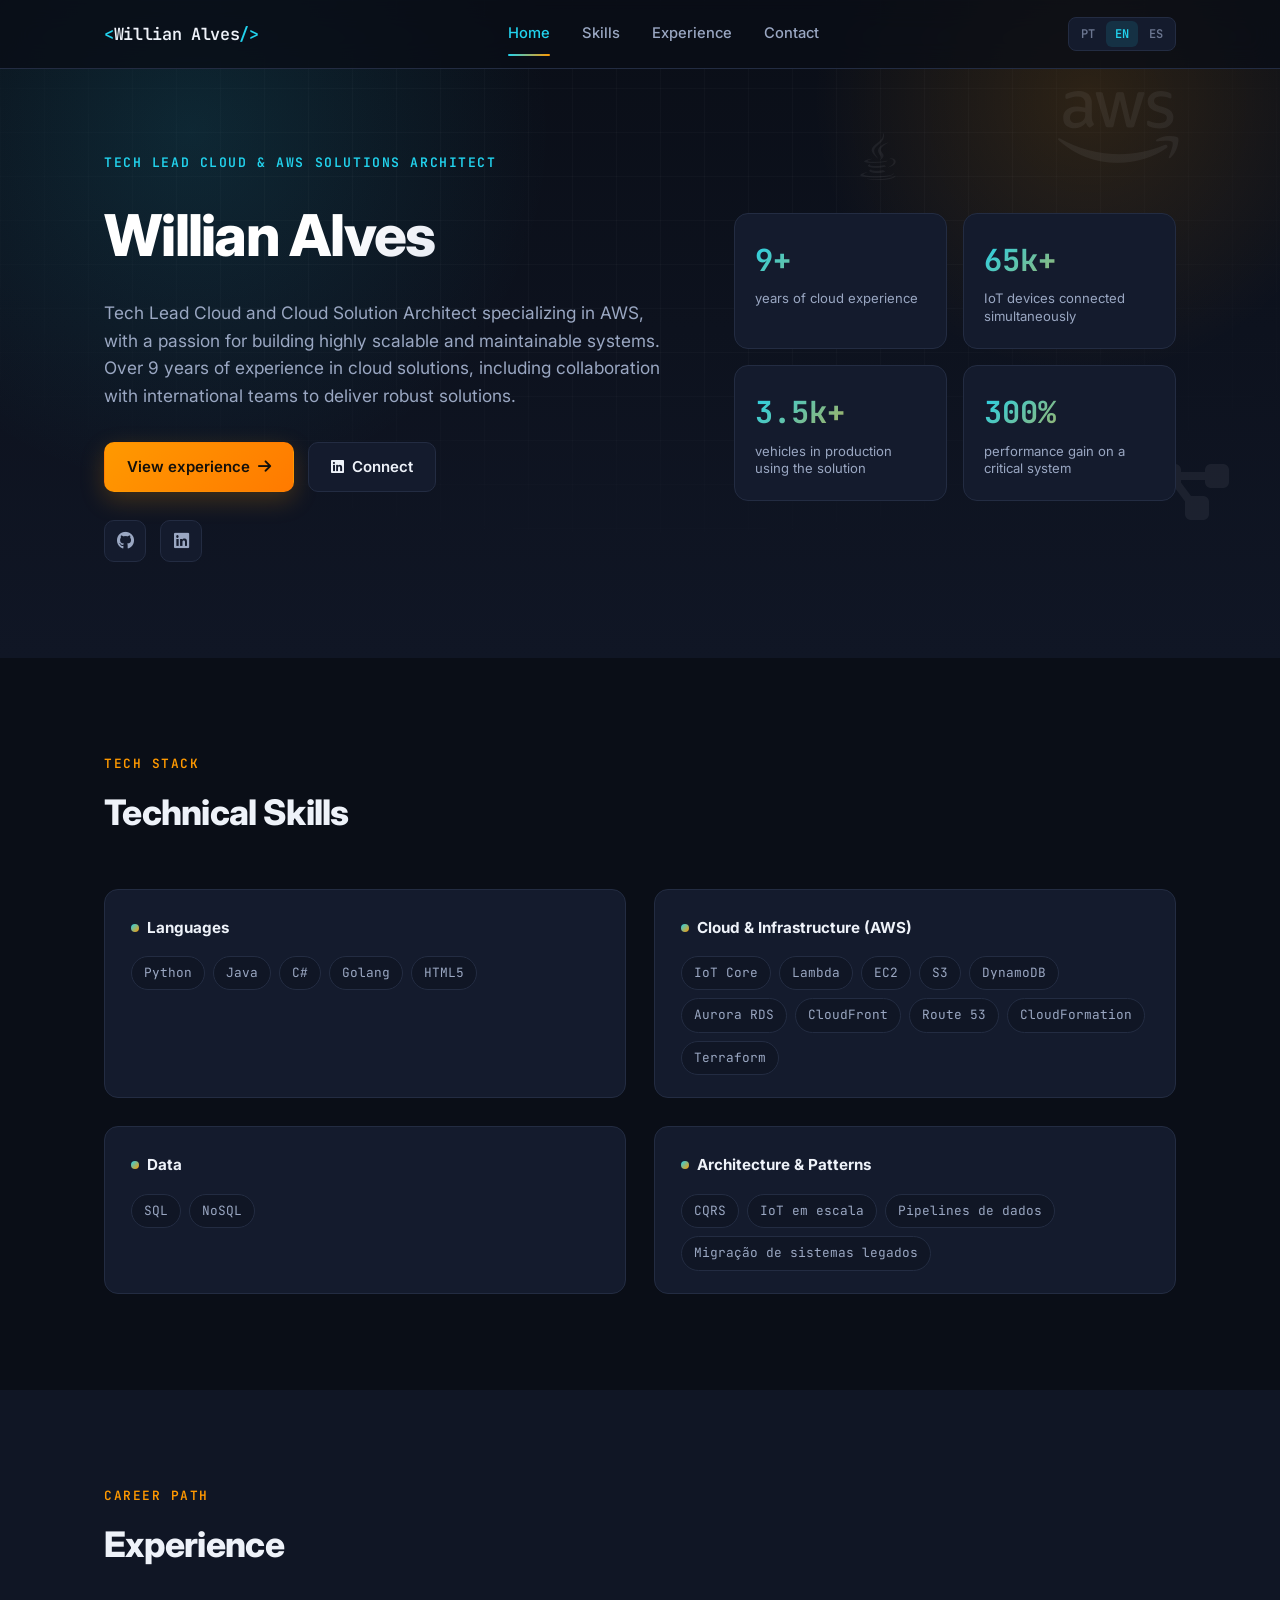
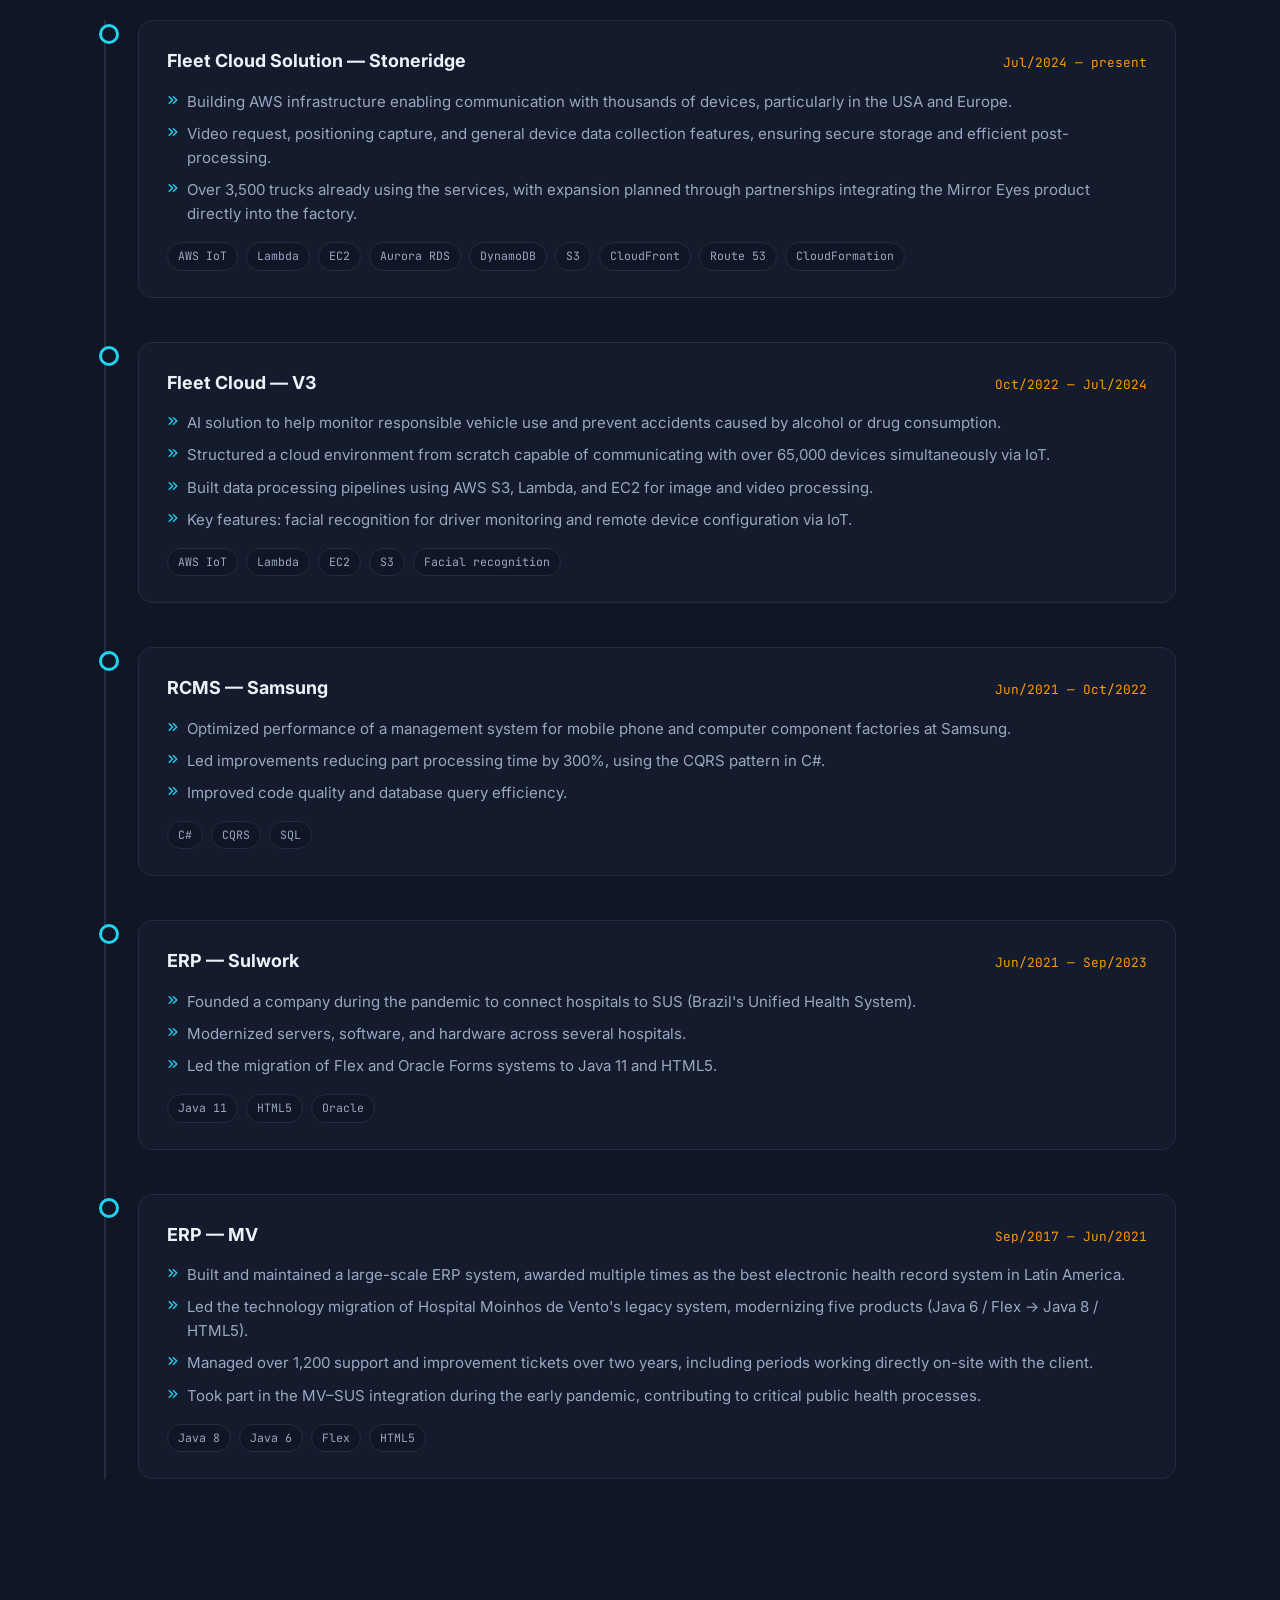
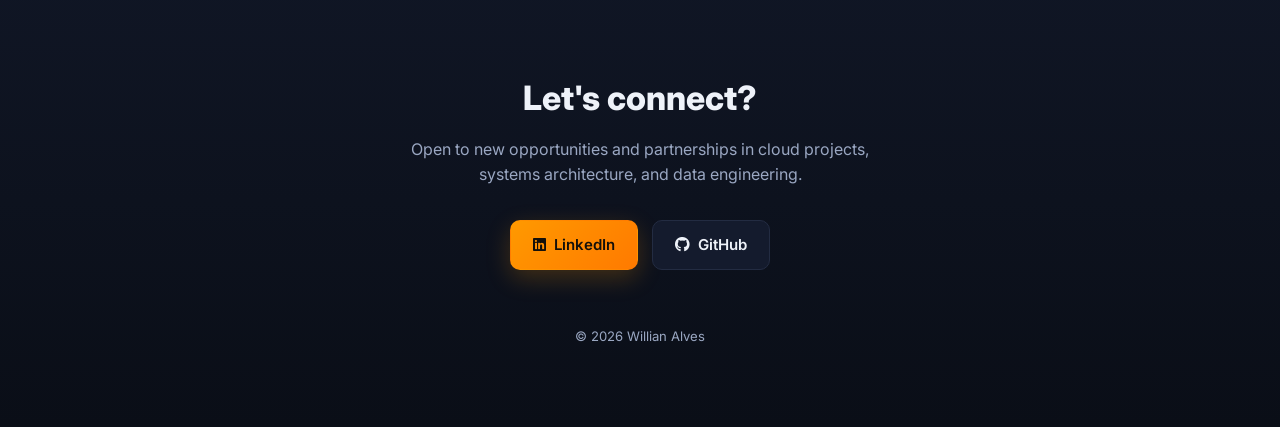
<file: index.html>
<!DOCTYPE html>
<html lang="pt">
<head>
<meta charset="utf-8">
<meta http-equiv="X-UA-Compatible" content="IE=edge">
<meta name="viewport" content="width=device-width, initial-scale=1">
<title>Willian Alves — Cloud Solutions Architect</title>
<meta name="description" content="Willian Alves — Tech Lead Cloud e Arquiteto de Soluções AWS. Mais de 9 anos construindo sistemas em nuvem escaláveis para IoT, dados e ERPs de grande porte.">

<meta property="og:type" content="website">
<meta property="og:title" content="Willian Alves — Cloud Solutions Architect">
<meta property="og:description" content="Tech Lead Cloud e Arquiteto de Soluções AWS. Mais de 9 anos construindo sistemas em nuvem escaláveis para IoT, dados e ERPs de grande porte.">
<meta property="og:image" content="background.jpg">
<meta name="twitter:card" content="summary_large_image">
<meta name="theme-color" content="#0a0e17">

<link rel="icon" href="favicon.ico" sizes="any">
<link rel="icon" type="image/png" sizes="192x192" href="favicon-192.png">
<link rel="icon" type="image/png" sizes="512x512" href="favicon-512.png">
<link rel="apple-touch-icon" href="apple-touch-icon.png">

<link rel="preconnect" href="https://fonts.googleapis.com">
<link rel="preconnect" href="https://fonts.gstatic.com" crossorigin>
<link href="https://fonts.googleapis.com/css2?family=Inter:wght@400;500;600;700;800&family=JetBrains+Mono:wght@400;500;600&display=swap" rel="stylesheet">
<link href="https://cdnjs.cloudflare.com/ajax/libs/font-awesome/6.5.1/css/all.min.css" rel="stylesheet">
<link rel="stylesheet" href="style.css">
<script src="handler.js" defer></script>
</head>
<body>

<header class="nav" id="nav">
  <div class="container nav-inner">
    <a href="#home" class="brand"><span class="brand-bracket">&lt;</span>Willian Alves<span class="brand-bracket">/&gt;</span></a>

    <nav class="nav-links" id="navLinks">
      <a href="#home" class="nav-link" data-i18n="nav_home">Início</a>
      <a href="#skills" class="nav-link" data-i18n="nav_skills">Skills</a>
      <a href="#experience" class="nav-link" data-i18n="nav_experience">Experiência</a>
      <a href="#contact" class="nav-link" data-i18n="nav_contact">Contato</a>
    </nav>

    <div class="nav-actions">
      <div class="lang-switch" role="group" aria-label="Idioma">
        <button type="button" class="lang-btn" data-lang="pt">PT</button>
        <button type="button" class="lang-btn" data-lang="en">EN</button>
        <button type="button" class="lang-btn" data-lang="es">ES</button>
      </div>
      <button type="button" class="nav-toggle" id="navToggle" aria-label="Menu" aria-expanded="false">
        <i class="fas fa-bars"></i>
      </button>
    </div>
  </div>
</header>

<main>

  <section id="home" class="hero">
    <div class="hero-bg" aria-hidden="true">
      <i class="fa-brands fa-aws hero-icon icon-1"></i>
      <i class="fa-brands fa-python hero-icon icon-2"></i>
      <i class="fa-brands fa-java hero-icon icon-3"></i>
      <i class="fa-solid fa-diagram-project hero-icon icon-4"></i>
      <i class="fa-solid fa-server hero-icon icon-5"></i>
    </div>

    <div class="container hero-inner">
      <div class="hero-content">
        <p class="eyebrow" data-i18n="hero_eyebrow">CLOUD SOLUTIONS ARCHITECT</p>
        <h1>Willian Alves</h1>
        <p class="hero-desc" data-i18n="description">Carregando...</p>

        <div class="hero-cta">
          <a href="#experience" class="btn btn-primary">
            <span data-i18n="cta_experience">Ver experiência</span>
            <i class="fa-solid fa-arrow-right"></i>
          </a>
          <a href="https://www.linkedin.com/in/willian-alves-cloud/" target="_blank" rel="noopener" class="btn btn-outline">
            <i class="fab fa-linkedin"></i>
            <span data-i18n="cta_connect">Conectar</span>
          </a>
        </div>

        <div class="hero-social">
          <a href="https://github.com/willian-dev-prof" target="_blank" rel="noopener" aria-label="GitHub"><i class="fab fa-github"></i></a>
          <a href="https://www.linkedin.com/in/willian-alves-cloud/" target="_blank" rel="noopener" aria-label="LinkedIn"><i class="fab fa-linkedin"></i></a>
        </div>
      </div>

      <div class="hero-stats">
        <div class="stat-card">
          <span class="stat-number">9+</span>
          <span class="stat-label" data-i18n="stat_years">anos de experiência em nuvem</span>
        </div>
        <div class="stat-card">
          <span class="stat-number">65k+</span>
          <span class="stat-label" data-i18n="stat_devices">dispositivos IoT conectados simultaneamente</span>
        </div>
        <div class="stat-card">
          <span class="stat-number">3.5k+</span>
          <span class="stat-label" data-i18n="stat_trucks">veículos em produção usando a solução</span>
        </div>
        <div class="stat-card">
          <span class="stat-number">300%</span>
          <span class="stat-label" data-i18n="stat_perf">de ganho de performance em sistema crítico</span>
        </div>
      </div>
    </div>
  </section>

  <section id="skills" class="section">
    <div class="container">
      <p class="section-eyebrow" data-i18n="skills_eyebrow">STACK TÉCNICA</p>
      <h2 data-i18n="skills_title">Habilidades Técnicas</h2>

      <div class="skills-grid">
        <div class="skill-category">
          <h3 data-i18n="cat_languages">Linguagens</h3>
          <div class="tag-group">
            <span class="tag">Python</span>
            <span class="tag">Java</span>
            <span class="tag">C#</span>
            <span class="tag">Golang</span>
            <span class="tag">HTML5</span>
          </div>
        </div>

        <div class="skill-category">
          <h3 data-i18n="cat_cloud">Cloud & Infraestrutura (AWS)</h3>
          <div class="tag-group">
            <span class="tag">IoT Core</span>
            <span class="tag">Lambda</span>
            <span class="tag">EC2</span>
            <span class="tag">S3</span>
            <span class="tag">DynamoDB</span>
            <span class="tag">Aurora RDS</span>
            <span class="tag">CloudFront</span>
            <span class="tag">Route 53</span>
            <span class="tag">CloudFormation</span>
            <span class="tag">Terraform</span>
          </div>
        </div>

        <div class="skill-category">
          <h3 data-i18n="cat_data">Dados</h3>
          <div class="tag-group">
            <span class="tag">SQL</span>
            <span class="tag">NoSQL</span>
          </div>
        </div>

        <div class="skill-category">
          <h3 data-i18n="cat_architecture">Arquitetura & Padrões</h3>
          <div class="tag-group">
            <span class="tag">CQRS</span>
            <span class="tag">IoT em escala</span>
            <span class="tag">Pipelines de dados</span>
            <span class="tag">Migração de sistemas legados</span>
          </div>
        </div>
      </div>
    </div>
  </section>

  <section id="experience" class="section section-alt">
    <div class="container">
      <p class="section-eyebrow" data-i18n="exp_eyebrow">TRAJETÓRIA</p>
      <h2 data-i18n="nav_experience">Experiência Profissional</h2>

      <div class="timeline" id="timeline"></div>
    </div>
  </section>

</main>

<footer id="contact" class="footer">
  <div class="container footer-inner">
    <h2 data-i18n="connect">Vamos nos conectar?</h2>
    <p data-i18n="footer_text">Aberto a novas oportunidades e parcerias em projetos de nuvem, arquitetura de sistemas e engenharia de dados.</p>

    <div class="footer-cta">
      <a href="https://www.linkedin.com/in/willian-alves-cloud/" target="_blank" rel="noopener" class="btn btn-primary">
        <i class="fab fa-linkedin"></i> LinkedIn
      </a>
      <a href="https://github.com/willian-dev-prof" target="_blank" rel="noopener" class="btn btn-outline">
        <i class="fab fa-github"></i> GitHub
      </a>
    </div>

    <p class="footer-copy">© <span id="year"></span> Willian Alves</p>
  </div>
</footer>

</body>
</html>
</file>
<file: style.css>
:root {
  --bg: #0a0e17;
  --bg-elevated: #101625;
  --surface: #141b2d;
  --surface-hover: #1a2338;
  --border: #232c42;
  --text-primary: #eef2f9;
  --text-secondary: #9aa7c2;
  --text-muted: #6b7690;
  --accent: #22d3ee;
  --accent-2: #ff9900;
  --accent-soft: rgba(34, 211, 238, 0.12);
  --accent-2-soft: rgba(255, 153, 0, 0.14);
  --font-sans: "Inter", -apple-system, BlinkMacSystemFont, "Segoe UI", sans-serif;
  --font-mono: "JetBrains Mono", "SFMono-Regular", Menlo, monospace;
  --container-w: 1120px;
  --radius: 14px;
}

* { box-sizing: border-box; }

html { scroll-behavior: smooth; }

body {
  margin: 0;
  background: var(--bg);
  color: var(--text-primary);
  font-family: var(--font-sans);
  line-height: 1.6;
  -webkit-font-smoothing: antialiased;
}

img { max-width: 100%; display: block; }

a { color: inherit; text-decoration: none; }

.container {
  width: 100%;
  max-width: var(--container-w);
  margin: 0 auto;
  padding: 0 24px;
}

/* ---------- Nav ---------- */

.nav {
  position: fixed;
  top: 0;
  left: 0;
  right: 0;
  z-index: 999;
  background: rgba(10, 14, 23, 0.78);
  backdrop-filter: blur(14px);
  -webkit-backdrop-filter: blur(14px);
  border-bottom: 1px solid var(--border);
}

.nav-inner {
  display: flex;
  align-items: center;
  justify-content: space-between;
  height: 68px;
}

.brand {
  font-family: var(--font-mono);
  font-weight: 600;
  font-size: 1.05rem;
  color: var(--text-primary);
  letter-spacing: -0.02em;
}

.brand-bracket { color: var(--accent); }

.nav-links {
  display: flex;
  align-items: center;
  gap: 32px;
}

.nav-link {
  font-size: 0.92rem;
  font-weight: 500;
  color: var(--text-secondary);
  transition: color 0.2s ease;
  position: relative;
  padding: 4px 0;
}

.nav-link:hover { color: var(--text-primary); }

.nav-link.active { color: var(--accent); }

.nav-link.active::after {
  content: "";
  position: absolute;
  left: 0;
  right: 0;
  bottom: -6px;
  height: 2px;
  background: linear-gradient(90deg, var(--accent), var(--accent-2));
  border-radius: 2px;
}

.nav-actions {
  display: flex;
  align-items: center;
  gap: 16px;
}

.lang-switch {
  display: flex;
  background: var(--surface);
  border: 1px solid var(--border);
  border-radius: 8px;
  padding: 3px;
  gap: 2px;
}

.lang-btn {
  font-family: var(--font-mono);
  font-size: 0.75rem;
  font-weight: 600;
  background: transparent;
  border: none;
  color: var(--text-muted);
  padding: 5px 9px;
  border-radius: 6px;
  cursor: pointer;
  transition: all 0.2s ease;
}

.lang-btn:hover { color: var(--text-secondary); }

.lang-btn.active {
  background: var(--accent-soft);
  color: var(--accent);
}

.nav-toggle {
  display: none;
  background: transparent;
  border: 1px solid var(--border);
  color: var(--text-primary);
  width: 38px;
  height: 38px;
  border-radius: 8px;
  cursor: pointer;
  font-size: 1rem;
}

/* ---------- Hero ---------- */

.hero {
  position: relative;
  padding: 152px 0 96px;
  overflow: hidden;
}

.hero-bg {
  position: absolute;
  inset: 0;
  z-index: 0;
  background:
    radial-gradient(600px circle at 15% 20%, var(--accent-soft), transparent 60%),
    radial-gradient(500px circle at 85% 15%, var(--accent-2-soft), transparent 55%),
    linear-gradient(180deg, var(--bg) 0%, var(--bg-elevated) 100%);
}

.hero-bg::before {
  content: "";
  position: absolute;
  inset: 0;
  background-image:
    linear-gradient(rgba(255,255,255,0.025) 1px, transparent 1px),
    linear-gradient(90deg, rgba(255,255,255,0.025) 1px, transparent 1px);
  background-size: 44px 44px;
  mask-image: radial-gradient(ellipse 70% 60% at 50% 30%, #000 40%, transparent 100%);
}

.hero-icon {
  position: absolute;
  color: var(--text-primary);
  opacity: 0.06;
  font-size: 5rem;
  animation: float 8s ease-in-out infinite;
}

.icon-1 { top: 12%; right: 8%; font-size: 6rem; animation-delay: 0s; }
.icon-2 { top: 60%; right: 20%; font-size: 3.5rem; animation-delay: 1.2s; }
.icon-3 { top: 20%; right: 30%; font-size: 3rem; animation-delay: 2.4s; }
.icon-4 { top: 70%; right: 4%; font-size: 4rem; animation-delay: 0.6s; }
.icon-5 { top: 42%; right: 14%; font-size: 3rem; animation-delay: 1.8s; }

@keyframes float {
  0%, 100% { transform: translateY(0); }
  50% { transform: translateY(-18px); }
}

.hero-inner {
  position: relative;
  z-index: 1;
  display: grid;
  grid-template-columns: 1.3fr 1fr;
  gap: 56px;
  align-items: center;
}

.eyebrow {
  font-family: var(--font-mono);
  font-size: 0.82rem;
  font-weight: 600;
  letter-spacing: 0.12em;
  color: var(--accent);
  margin: 0 0 16px;
}

.hero-content h1 {
  font-size: clamp(2.4rem, 5vw, 3.6rem);
  font-weight: 800;
  letter-spacing: -0.03em;
  margin: 0 0 18px;
  background: linear-gradient(135deg, #ffffff 40%, #b9c4dc 100%);
  -webkit-background-clip: text;
  background-clip: text;
  color: transparent;
}

.hero-desc {
  font-size: 1.08rem;
  color: var(--text-secondary);
  max-width: 560px;
  margin: 0 0 32px;
}

.hero-cta {
  display: flex;
  flex-wrap: wrap;
  gap: 14px;
  margin-bottom: 28px;
}

.btn {
  display: inline-flex;
  align-items: center;
  gap: 8px;
  font-size: 0.94rem;
  font-weight: 600;
  padding: 12px 22px;
  border-radius: 10px;
  cursor: pointer;
  transition: transform 0.2s ease, box-shadow 0.2s ease, background 0.2s ease, border-color 0.2s ease;
  border: 1px solid transparent;
}

.btn-primary {
  background: linear-gradient(135deg, var(--accent-2), #ff7a00);
  color: #14100a;
  box-shadow: 0 8px 24px rgba(255, 153, 0, 0.22);
}

.btn-primary:hover { transform: translateY(-2px); box-shadow: 0 12px 28px rgba(255, 153, 0, 0.32); }

.btn-outline {
  background: var(--surface);
  border-color: var(--border);
  color: var(--text-primary);
}

.btn-outline:hover { border-color: var(--accent); color: var(--accent); transform: translateY(-2px); }

.hero-social {
  display: flex;
  gap: 14px;
}

.hero-social a {
  width: 42px;
  height: 42px;
  display: flex;
  align-items: center;
  justify-content: center;
  border: 1px solid var(--border);
  border-radius: 10px;
  color: var(--text-secondary);
  font-size: 1.1rem;
  transition: all 0.2s ease;
  background: var(--surface);
}

.hero-social a:hover {
  color: var(--accent);
  border-color: var(--accent);
  transform: translateY(-2px);
}

.hero-stats {
  display: grid;
  grid-template-columns: 1fr 1fr;
  gap: 16px;
}

.stat-card {
  background: var(--surface);
  border: 1px solid var(--border);
  border-radius: var(--radius);
  padding: 22px 20px;
  display: flex;
  flex-direction: column;
  gap: 6px;
  transition: transform 0.25s ease, border-color 0.25s ease;
}

.stat-card:hover {
  transform: translateY(-4px);
  border-color: var(--accent);
}

.stat-number {
  font-family: var(--font-mono);
  font-size: 1.9rem;
  font-weight: 700;
  background: linear-gradient(135deg, var(--accent), var(--accent-2));
  -webkit-background-clip: text;
  background-clip: text;
  color: transparent;
}

.stat-label {
  font-size: 0.82rem;
  color: var(--text-secondary);
  line-height: 1.35;
}

/* ---------- Sections ---------- */

.section { padding: 96px 0; }

.section-alt { background: var(--bg-elevated); }

.section-eyebrow {
  font-family: var(--font-mono);
  font-size: 0.8rem;
  font-weight: 600;
  letter-spacing: 0.12em;
  color: var(--accent-2);
  margin: 0 0 10px;
}

.section h2 {
  font-size: clamp(1.7rem, 3vw, 2.2rem);
  font-weight: 800;
  letter-spacing: -0.02em;
  margin: 0 0 48px;
}

/* ---------- Skills ---------- */

.skills-grid {
  display: grid;
  grid-template-columns: repeat(2, 1fr);
  gap: 28px;
}

.skill-category {
  background: var(--surface);
  border: 1px solid var(--border);
  border-radius: var(--radius);
  padding: 26px 26px 22px;
}

.skill-category h3 {
  font-size: 0.95rem;
  font-weight: 700;
  color: var(--text-primary);
  margin: 0 0 16px;
  display: flex;
  align-items: center;
  gap: 8px;
}

.skill-category h3::before {
  content: "";
  width: 8px;
  height: 8px;
  border-radius: 50%;
  background: linear-gradient(135deg, var(--accent), var(--accent-2));
  flex-shrink: 0;
}

.tag-group {
  display: flex;
  flex-wrap: wrap;
  gap: 8px;
}

.tag {
  font-family: var(--font-mono);
  font-size: 0.8rem;
  color: var(--text-secondary);
  background: var(--bg-elevated);
  border: 1px solid var(--border);
  padding: 6px 12px;
  border-radius: 999px;
  transition: all 0.2s ease;
  cursor: default;
}

.tag:hover {
  color: var(--accent);
  border-color: var(--accent);
  transform: translateY(-2px);
}

/* ---------- Timeline ---------- */

.timeline {
  position: relative;
  padding-left: 32px;
  border-left: 2px solid var(--border);
}

.timeline-item {
  position: relative;
  padding-bottom: 44px;
}

.timeline-item:last-child { padding-bottom: 0; }

.timeline-item::before {
  content: "";
  position: absolute;
  left: -39px;
  top: 4px;
  width: 14px;
  height: 14px;
  border-radius: 50%;
  background: var(--bg-elevated);
  border: 3px solid var(--accent);
}

.timeline-card {
  background: var(--surface);
  border: 1px solid var(--border);
  border-radius: var(--radius);
  padding: 26px 28px;
  transition: border-color 0.25s ease, transform 0.25s ease;
}

.timeline-card:hover {
  border-color: var(--accent);
  transform: translateX(4px);
}

.timeline-head {
  display: flex;
  flex-wrap: wrap;
  align-items: baseline;
  justify-content: space-between;
  gap: 8px;
  margin-bottom: 14px;
}

.timeline-title {
  font-size: 1.12rem;
  font-weight: 700;
  color: var(--text-primary);
}

.timeline-period {
  font-family: var(--font-mono);
  font-size: 0.8rem;
  color: var(--accent-2);
  white-space: nowrap;
}

.timeline-points {
  margin: 0 0 16px;
  padding: 0;
  list-style: none;
  display: flex;
  flex-direction: column;
  gap: 8px;
}

.timeline-points li {
  position: relative;
  padding-left: 20px;
  font-size: 0.94rem;
  color: var(--text-secondary);
}

.timeline-points li::before {
  content: "\f101";
  font-family: "Font Awesome 6 Free";
  font-weight: 900;
  position: absolute;
  left: 0;
  top: 2px;
  font-size: 0.7rem;
  color: var(--accent);
}

.timeline-tags {
  display: flex;
  flex-wrap: wrap;
  gap: 8px;
}

.timeline-tags .tag { font-size: 0.72rem; padding: 4px 10px; }

/* ---------- Footer ---------- */

.footer {
  padding: 96px 0 48px;
  text-align: center;
  background: linear-gradient(180deg, var(--bg-elevated), var(--bg));
}

.footer-inner {
  display: flex;
  flex-direction: column;
  align-items: center;
}

.footer h2 {
  font-size: clamp(1.6rem, 3vw, 2.1rem);
  font-weight: 800;
  margin: 0 0 12px;
}

.footer p {
  color: var(--text-secondary);
  max-width: 480px;
  margin: 0 0 32px;
}

.footer-cta {
  display: flex;
  gap: 14px;
  flex-wrap: wrap;
  justify-content: center;
  margin-bottom: 56px;
}

.footer-copy {
  font-size: 0.82rem;
  color: var(--text-muted);
  margin: 0;
}

/* ---------- Scrollbar ---------- */

::-webkit-scrollbar { width: 10px; height: 10px; }
::-webkit-scrollbar-track { background: var(--bg); }
::-webkit-scrollbar-thumb { background: var(--border); border-radius: 10px; }
::-webkit-scrollbar-thumb:hover { background: var(--accent); }

/* ---------- Responsive ---------- */

@media (max-width: 860px) {
  .hero-inner { grid-template-columns: 1fr; }
  .hero-stats { grid-template-columns: 1fr 1fr; }
  .skills-grid { grid-template-columns: 1fr; }

  .nav-links {
    position: absolute;
    top: 68px;
    left: 0;
    right: 0;
    background: var(--bg-elevated);
    border-bottom: 1px solid var(--border);
    flex-direction: column;
    align-items: flex-start;
    gap: 4px;
    padding: 16px 24px 24px;
    display: none;
  }

  .nav-links.open { display: flex; }

  .nav-link { width: 100%; padding: 10px 0; }

  .nav-toggle { display: flex; align-items: center; justify-content: center; }
}

@media (max-width: 520px) {
  .hero { padding: 128px 0 72px; }
  .hero-stats { grid-template-columns: 1fr; }
  .hero-cta { flex-direction: column; align-items: stretch; }
  .btn { justify-content: center; }
  .hero-social { justify-content: center; }
  .hero-icon { display: none; }
  .timeline { padding-left: 24px; }
  .timeline-item::before { left: -31px; }
  .timeline-card { padding: 20px; }
  .section { padding: 64px 0; }
}
</file>
